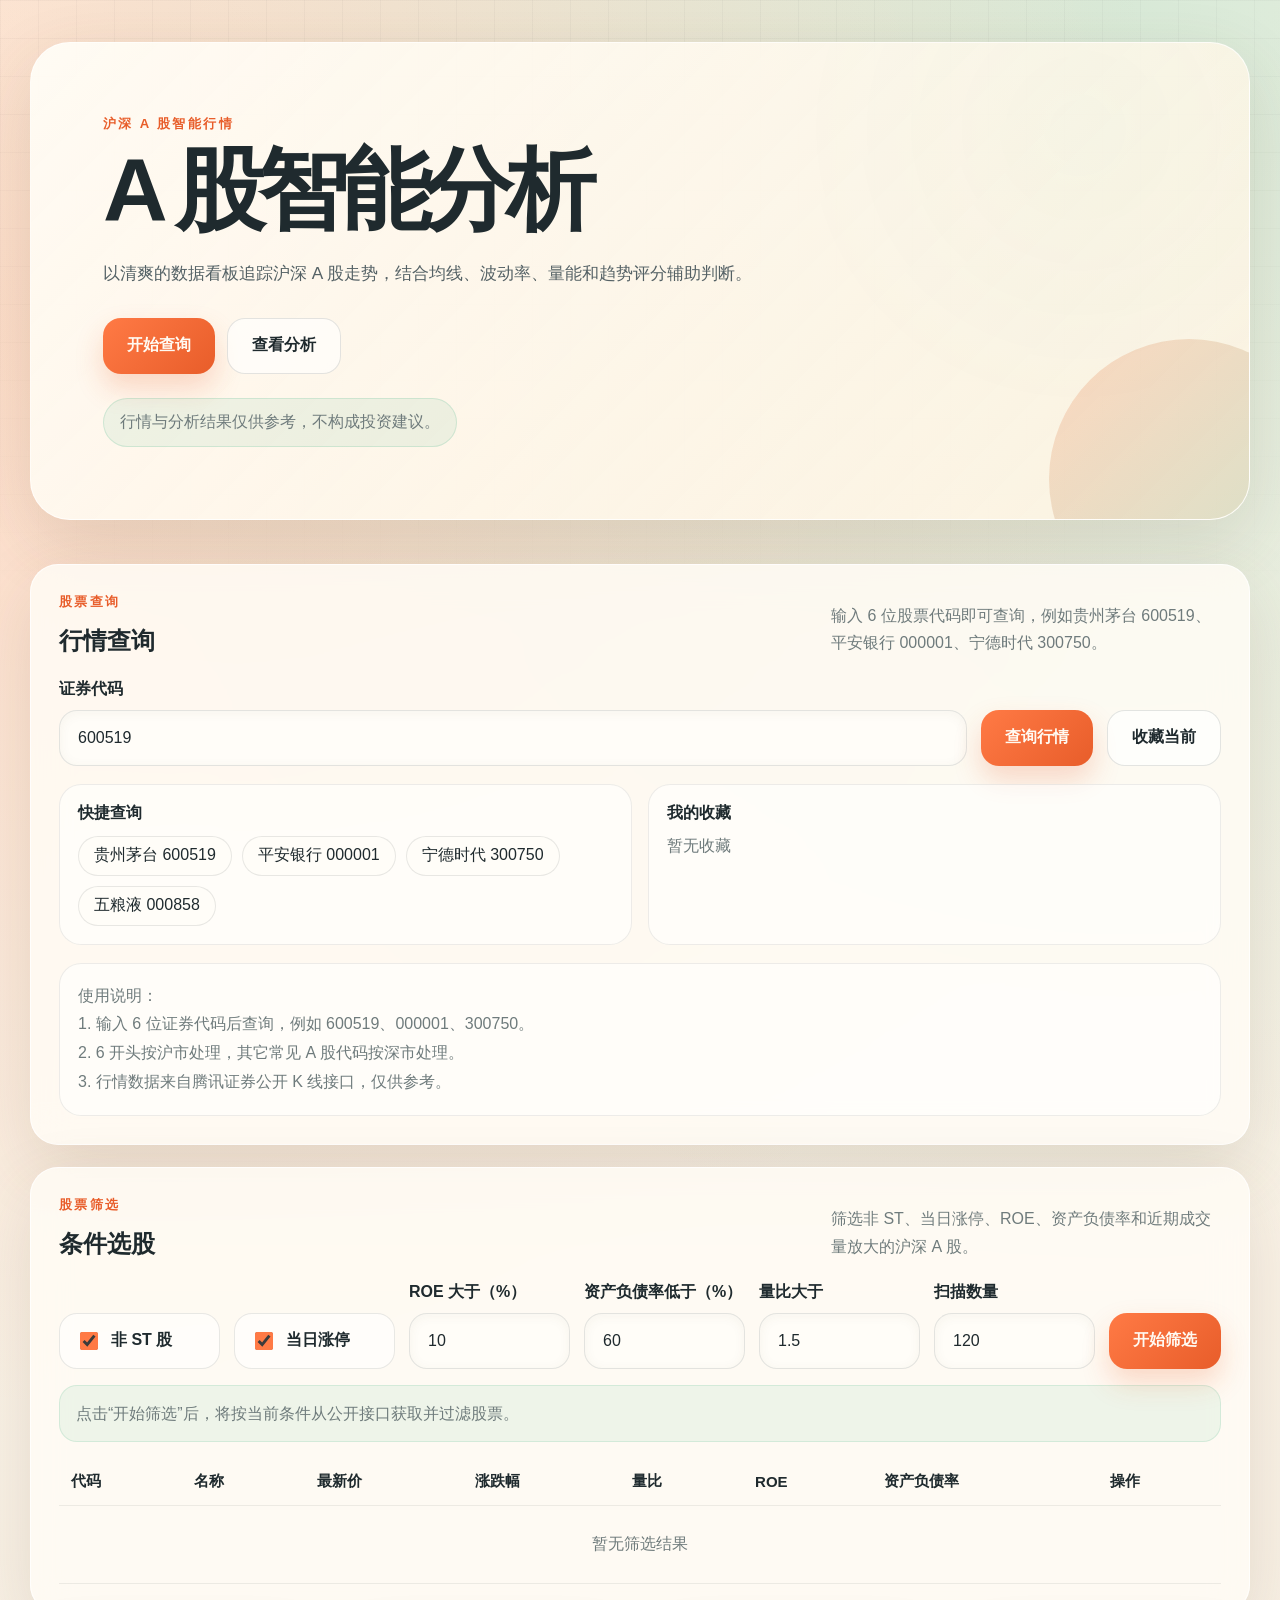
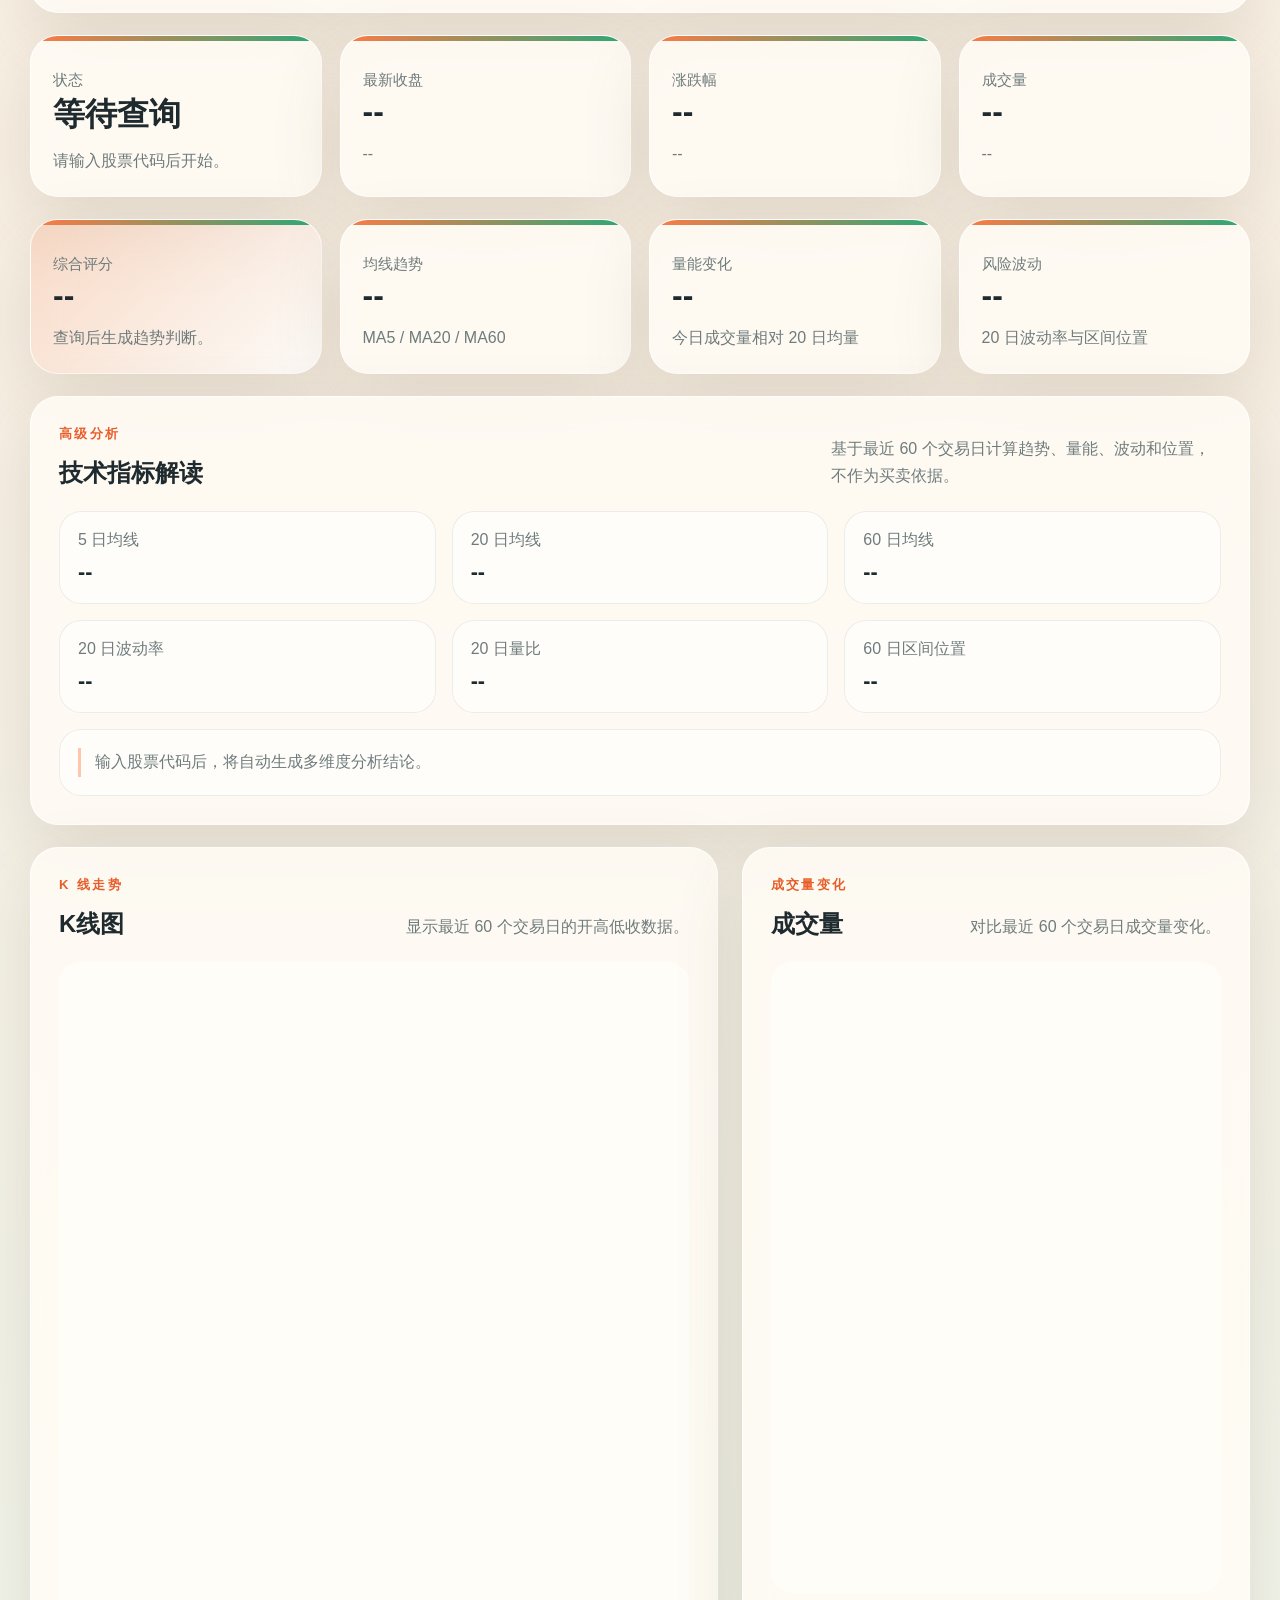
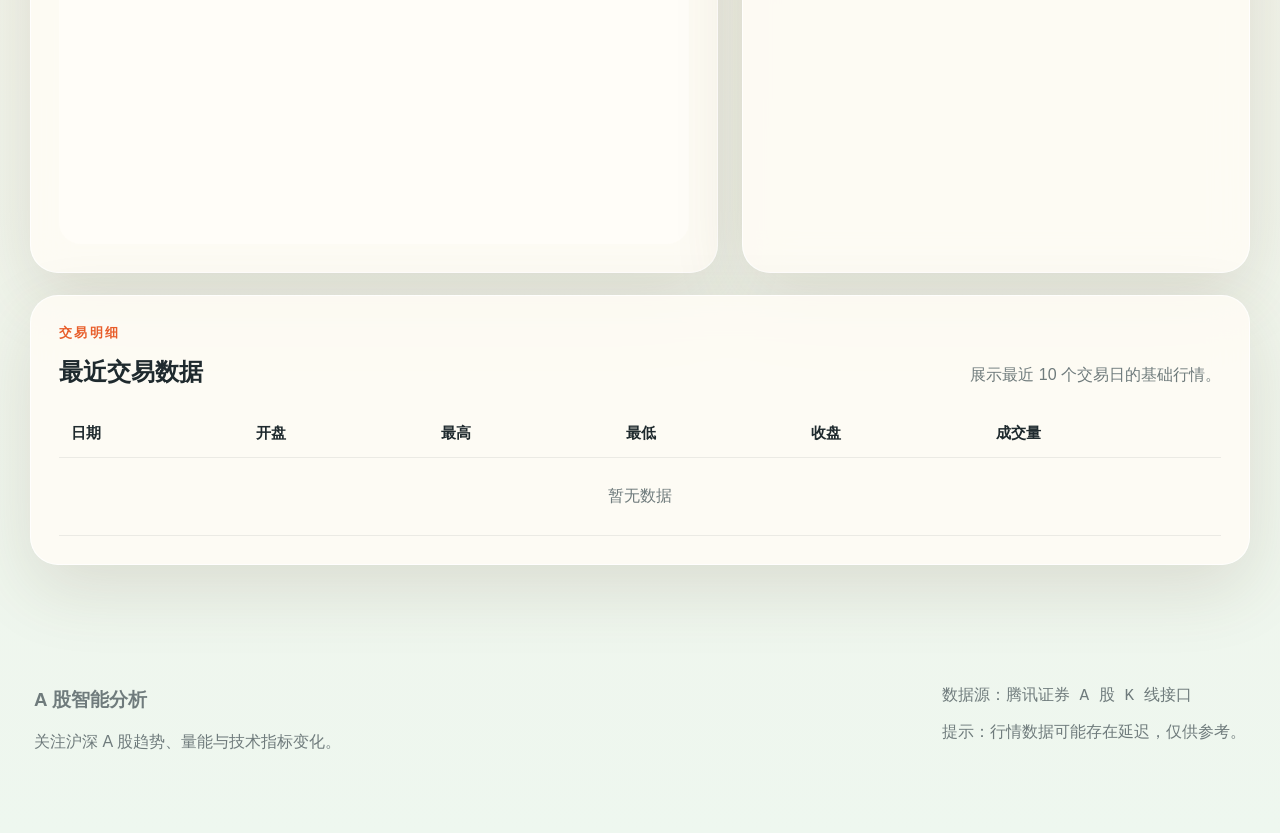
<file: index.html>
<!DOCTYPE html>
<html lang="zh-CN">
<head>
  <meta charset="UTF-8">
  <meta name="viewport" content="width=device-width, initial-scale=1.0">
  <title>A 股智能分析</title>
  <meta name="description" content="A 股智能行情分析页面，支持沪深股票查询、收藏、K 线图、高级技术指标和股票条件筛选。">
  <link rel="stylesheet" href="styles.css?v=2026062101">
</head>
<body>
  <header class="hero">
    <div class="container hero__content">
      <p class="hero__tag">沪深 A 股智能行情</p>
      <h1>A 股智能分析</h1>
      <p class="hero__text">
        以清爽的数据看板追踪沪深 A 股走势，结合均线、波动率、量能和趋势评分辅助判断。
      </p>
      <div class="hero__actions">
        <a class="button button--primary" href="#stock-form">开始查询</a>
        <a class="button button--ghost" href="#analysis-panel">查看分析</a>
      </div>
      <div class="hero__note">
        <p>行情与分析结果仅供参考，不构成投资建议。</p>
      </div>
    </div>
  </header>

  <main class="section">
    <div class="container dashboard">
      <section class="card control-panel">
        <div class="panel-heading">
          <div>
            <p class="section-heading__eyebrow">股票查询</p>
            <h2>行情查询</h2>
          </div>
          <p class="panel-heading__text">输入 6 位股票代码即可查询，例如贵州茅台 600519、平安银行 000001、宁德时代 300750。</p>
        </div>

        <form id="stock-form" class="query-form query-form--simple">
          <label class="form-field">
            <span>证券代码</span>
            <input type="text" id="symbol" name="symbol" placeholder="例如：600519" value="600519" required>
          </label>
          <button class="button button--primary" type="submit">查询行情</button>
          <button class="button button--secondary" id="favorite-add" type="button">收藏当前</button>
        </form>

        <div class="quick-panel">
          <div>
            <p class="quick-panel__title">快捷查询</p>
            <div class="chip-list" id="quick-list">
              <button class="chip-button" type="button" data-symbol="600519">贵州茅台 600519</button>
              <button class="chip-button" type="button" data-symbol="000001">平安银行 000001</button>
              <button class="chip-button" type="button" data-symbol="300750">宁德时代 300750</button>
              <button class="chip-button" type="button" data-symbol="000858">五粮液 000858</button>
            </div>
          </div>
          <div>
            <p class="quick-panel__title">我的收藏</p>
            <div class="chip-list favorite-list" id="favorite-list">
              <span class="empty-favorite">暂无收藏</span>
            </div>
          </div>
        </div>

        <div class="tips-box">
          <p>使用说明：</p>
          <p>1. 输入 6 位证券代码后查询，例如 600519、000001、300750。</p>
          <p>2. 6 开头按沪市处理，其它常见 A 股代码按深市处理。</p>
          <p>3. 行情数据来自腾讯证券公开 K 线接口，仅供参考。</p>
        </div>
      </section>

      <section class="card screener-card" id="stock-screener">
        <div class="panel-heading">
          <div>
            <p class="section-heading__eyebrow">股票筛选</p>
            <h2>条件选股</h2>
          </div>
          <p class="panel-heading__text">筛选非 ST、当日涨停、ROE、资产负债率和近期成交量放大的沪深 A 股。</p>
        </div>

        <form id="screener-form" class="screener-form">
          <label class="check-field">
            <input type="checkbox" id="filter-non-st" checked>
            <span>非 ST 股</span>
          </label>
          <label class="check-field">
            <input type="checkbox" id="filter-limit-up" checked>
            <span>当日涨停</span>
          </label>
          <label class="form-field">
            <span>ROE 大于（%）</span>
            <input type="number" id="filter-roe" value="10" step="0.1">
          </label>
          <label class="form-field">
            <span>资产负债率低于（%）</span>
            <input type="number" id="filter-debt" value="60" step="0.1">
          </label>
          <label class="form-field">
            <span>量比大于</span>
            <input type="number" id="filter-volume-ratio" value="1.5" step="0.1">
          </label>
          <label class="form-field">
            <span>扫描数量</span>
            <input type="number" id="filter-limit" value="120" min="20" max="300" step="20">
          </label>
          <button class="button button--primary" type="submit">开始筛选</button>
        </form>

        <div class="screener-status" id="screener-status">点击“开始筛选”后，将按当前条件从公开接口获取并过滤股票。</div>
        <div class="table-wrapper screener-table-wrapper">
          <table>
            <thead>
              <tr>
                <th>代码</th>
                <th>名称</th>
                <th>最新价</th>
                <th>涨跌幅</th>
                <th>量比</th>
                <th>ROE</th>
                <th>资产负债率</th>
                <th>操作</th>
              </tr>
            </thead>
            <tbody id="screener-table-body">
              <tr>
                <td colspan="8" class="empty-cell">暂无筛选结果</td>
              </tr>
            </tbody>
          </table>
        </div>
      </section>

      <section class="summary-grid" id="summary-grid">
        <article class="card summary-card">
          <p class="summary-card__label">状态</p>
          <h3 id="summary-status">等待查询</h3>
          <p id="summary-message">请输入股票代码后开始。</p>
        </article>
        <article class="card summary-card">
          <p class="summary-card__label">最新收盘</p>
          <h3 id="summary-close">--</h3>
          <p id="summary-date">--</p>
        </article>
        <article class="card summary-card">
          <p class="summary-card__label">涨跌幅</p>
          <h3 id="summary-change">--</h3>
          <p id="summary-range">--</p>
        </article>
        <article class="card summary-card">
          <p class="summary-card__label">成交量</p>
          <h3 id="summary-volume">--</h3>
          <p id="summary-open">--</p>
        </article>
      </section>

      <section class="analysis-panel" id="analysis-panel">
        <article class="card analysis-card analysis-card--score">
          <p class="summary-card__label">综合评分</p>
          <h3 id="analysis-score">--</h3>
          <p id="analysis-signal">查询后生成趋势判断。</p>
        </article>
        <article class="card analysis-card">
          <p class="summary-card__label">均线趋势</p>
          <h3 id="analysis-ma">--</h3>
          <p id="analysis-ma-detail">MA5 / MA20 / MA60</p>
        </article>
        <article class="card analysis-card">
          <p class="summary-card__label">量能变化</p>
          <h3 id="analysis-volume">--</h3>
          <p id="analysis-volume-detail">今日成交量相对 20 日均量</p>
        </article>
        <article class="card analysis-card">
          <p class="summary-card__label">风险波动</p>
          <h3 id="analysis-risk">--</h3>
          <p id="analysis-risk-detail">20 日波动率与区间位置</p>
        </article>
      </section>

      <section class="card insight-card">
        <div class="panel-heading">
          <div>
            <p class="section-heading__eyebrow">高级分析</p>
            <h2>技术指标解读</h2>
          </div>
          <p class="panel-heading__text">基于最近 60 个交易日计算趋势、量能、波动和位置，不作为买卖依据。</p>
        </div>
        <div class="insight-grid">
          <div class="insight-item">
            <span>5 日均线</span>
            <strong id="metric-ma5">--</strong>
          </div>
          <div class="insight-item">
            <span>20 日均线</span>
            <strong id="metric-ma20">--</strong>
          </div>
          <div class="insight-item">
            <span>60 日均线</span>
            <strong id="metric-ma60">--</strong>
          </div>
          <div class="insight-item">
            <span>20 日波动率</span>
            <strong id="metric-volatility">--</strong>
          </div>
          <div class="insight-item">
            <span>20 日量比</span>
            <strong id="metric-volume-ratio">--</strong>
          </div>
          <div class="insight-item">
            <span>60 日区间位置</span>
            <strong id="metric-position">--</strong>
          </div>
        </div>
        <div class="analysis-list" id="analysis-list">
          <p>输入股票代码后，将自动生成多维度分析结论。</p>
        </div>
      </section>

      <section class="chart-layout">
        <article class="card chart-card">
          <div class="panel-heading">
            <div>
              <p class="section-heading__eyebrow">K 线走势</p>
              <h2>K线图</h2>
            </div>
            <p class="panel-heading__text">显示最近 60 个交易日的开高低收数据。</p>
          </div>
          <canvas id="candlestick-chart" height="420"></canvas>
        </article>

        <article class="card chart-card">
          <div class="panel-heading">
            <div>
              <p class="section-heading__eyebrow">成交量变化</p>
              <h2>成交量</h2>
            </div>
            <p class="panel-heading__text">对比最近 60 个交易日成交量变化。</p>
          </div>
          <canvas id="volume-chart" height="420"></canvas>
        </article>
      </section>

      <section class="card data-card">
        <div class="panel-heading">
          <div>
            <p class="section-heading__eyebrow">交易明细</p>
            <h2>最近交易数据</h2>
          </div>
          <p class="panel-heading__text">展示最近 10 个交易日的基础行情。</p>
        </div>
        <div class="table-wrapper">
          <table>
            <thead>
              <tr>
                <th>日期</th>
                <th>开盘</th>
                <th>最高</th>
                <th>最低</th>
                <th>收盘</th>
                <th>成交量</th>
              </tr>
            </thead>
            <tbody id="data-table-body">
              <tr>
                <td colspan="6" class="empty-cell">暂无数据</td>
              </tr>
            </tbody>
          </table>
        </div>
      </section>
    </div>
  </main>

  <footer class="footer">
    <div class="container footer__content">
      <div>
        <h3>A 股智能分析</h3>
        <p>关注沪深 A 股趋势、量能与技术指标变化。</p>
      </div>
      <div>
        <p>数据源：<code>腾讯证券 A 股 K 线接口</code></p>
        <p>提示：行情数据可能存在延迟，仅供参考。</p>
      </div>
    </div>
  </footer>

  <script src="script.js?v=2026062101"></script>
</body>
</html>
</file>
<file: styles.css>
:root {
  --bg: #f6f1e8;
  --bg-soft: #fffaf1;
  --surface: rgba(255, 252, 245, 0.86);
  --surface-strong: #fff8ea;
  --text: #1f2a2e;
  --muted: #6f7b7c;
  --primary: #ff7a45;
  --primary-strong: #e85d2a;
  --accent: #2aa876;
  --up: #d94841;
  --down: #15966b;
  --border: rgba(31, 42, 46, 0.1);
  --shadow: 0 24px 70px rgba(95, 74, 44, 0.14);
  --radius: 28px;
  --container: 1220px;
}

* {
  box-sizing: border-box;
}

html {
  scroll-behavior: smooth;
}

body {
  margin: 0;
  overflow-x: hidden;
  font-family: "Microsoft YaHei", "PingFang SC", sans-serif;
  color: var(--text);
  background:
    radial-gradient(circle at 8% 8%, rgba(255, 122, 69, 0.22), transparent 28%),
    radial-gradient(circle at 88% 0%, rgba(42, 168, 118, 0.18), transparent 30%),
    linear-gradient(180deg, #fff8ed 0%, #f7efe3 48%, #eef7ef 100%);
}

body::before {
  position: fixed;
  inset: 0;
  z-index: -1;
  background-image:
    linear-gradient(rgba(31, 42, 46, 0.035) 1px, transparent 1px),
    linear-gradient(90deg, rgba(31, 42, 46, 0.035) 1px, transparent 1px);
  background-size: 38px 38px;
  content: "";
  mask-image: linear-gradient(180deg, rgba(0, 0, 0, 0.9), transparent 72%);
}

.container {
  width: min(calc(100% - 40px), var(--container));
  margin: 0 auto;
}

a {
  color: inherit;
  text-decoration: none;
}

code {
  font-family: "Cascadia Code", Consolas, monospace;
}

.hero {
  padding: 42px 0 26px;
}

.hero__content {
  position: relative;
  overflow: hidden;
  min-width: 0;
  padding: clamp(34px, 6vw, 72px);
  border: 1px solid rgba(255, 255, 255, 0.72);
  border-radius: 40px;
  background:
    linear-gradient(135deg, rgba(255, 252, 245, 0.95), rgba(255, 244, 226, 0.82)),
    radial-gradient(circle at 86% 18%, rgba(42, 168, 118, 0.18), transparent 26%);
  box-shadow: var(--shadow);
}

.hero__content::after {
  position: absolute;
  right: -80px;
  bottom: -100px;
  width: 280px;
  height: 280px;
  border-radius: 50%;
  background: linear-gradient(135deg, rgba(255, 122, 69, 0.24), rgba(42, 168, 118, 0.2));
  content: "";
}

.hero__tag,
.section-heading__eyebrow {
  margin: 0 0 14px;
  color: var(--primary-strong);
  letter-spacing: 0.18em;
  text-transform: uppercase;
  font-size: 0.82rem;
  font-weight: 800;
}

.hero h1 {
  position: relative;
  z-index: 1;
  max-width: 780px;
  margin: 0;
  font-size: clamp(2.8rem, 7vw, 6.4rem);
  line-height: 0.98;
  letter-spacing: -0.08em;
}

.hero__text {
  position: relative;
  z-index: 1;
  max-width: 720px;
  margin: 22px 0 0;
  color: #546165;
  line-height: 1.9;
  font-size: 1.08rem;
}

.hero__actions {
  position: relative;
  z-index: 1;
  display: flex;
  flex-wrap: wrap;
  gap: 12px;
  margin-top: 28px;
}

.hero__note {
  position: relative;
  z-index: 1;
  width: fit-content;
  max-width: 100%;
  margin-top: 24px;
  padding: 13px 16px;
  border: 1px solid rgba(42, 168, 118, 0.16);
  border-radius: 999px;
  background: rgba(42, 168, 118, 0.08);
  color: var(--muted);
}

.hero__note p,
.tips-box p,
.analysis-list p {
  margin: 0;
}

.section {
  padding: 18px 0 72px;
}

.dashboard {
  display: grid;
  gap: 22px;
  min-width: 0;
}

.card {
  min-width: 0;
  border: 1px solid rgba(255, 255, 255, 0.76);
  border-radius: var(--radius);
  background: var(--surface);
  box-shadow: var(--shadow);
  backdrop-filter: blur(18px);
}

.control-panel,
.chart-card,
.data-card,
.insight-card,
.screener-card {
  padding: 28px;
}

.panel-heading {
  display: flex;
  justify-content: space-between;
  gap: 20px;
  align-items: end;
  min-width: 0;
  margin-bottom: 22px;
}

.panel-heading h2,
.summary-card h3,
.analysis-card h3 {
  margin: 0;
}

.panel-heading__text {
  max-width: 390px;
  margin: 0;
  color: var(--muted);
  overflow-wrap: anywhere;
  line-height: 1.7;
}

.query-form {
  display: grid;
  gap: 14px;
  grid-template-columns: minmax(220px, 1fr) auto auto;
  align-items: end;
}

.screener-form {
  display: grid;
  gap: 14px;
  grid-template-columns: repeat(6, minmax(0, 1fr)) auto;
  align-items: end;
}

.check-field {
  display: flex;
  align-items: center;
  min-height: 56px;
  gap: 10px;
  padding: 0 16px;
  border: 1px solid rgba(31, 42, 46, 0.1);
  border-radius: 18px;
  background: rgba(255, 255, 255, 0.54);
  font-weight: 800;
}

.check-field input {
  width: 18px;
  height: 18px;
  accent-color: var(--primary);
}

.screener-status {
  margin-top: 16px;
  padding: 14px 16px;
  border: 1px solid rgba(42, 168, 118, 0.14);
  border-radius: 18px;
  background: rgba(42, 168, 118, 0.08);
  color: var(--muted);
  line-height: 1.7;
}

.screener-table-wrapper {
  margin-top: 16px;
}

.table-action {
  min-height: 34px;
  padding: 0 12px;
  border-radius: 999px;
  font-size: 0.9rem;
}

.form-field {
  display: grid;
  gap: 10px;
}

.form-field span,
.quick-panel__title {
  font-weight: 800;
}

.form-field input {
  width: 100%;
  min-height: 56px;
  padding: 0 18px;
  border: 1px solid rgba(31, 42, 46, 0.12);
  border-radius: 18px;
  outline: 0;
  background: #fffdf8;
  color: var(--text);
  font: inherit;
  box-shadow: inset 0 2px 12px rgba(95, 74, 44, 0.05);
}

.form-field input:focus {
  border-color: rgba(255, 122, 69, 0.55);
}

.button {
  display: inline-flex;
  align-items: center;
  justify-content: center;
  min-height: 56px;
  padding: 0 24px;
  border: 0;
  border-radius: 18px;
  background: linear-gradient(135deg, var(--primary), var(--primary-strong));
  color: #fffaf2;
  font: inherit;
  font-weight: 900;
  cursor: pointer;
  box-shadow: 0 14px 28px rgba(232, 93, 42, 0.22);
}

.button:hover,
.chip-button:hover,
.favorite-chip__remove:hover {
  transform: translateY(-1px);
}

.button--secondary,
.button--ghost {
  border: 1px solid rgba(31, 42, 46, 0.12);
  background: rgba(255, 255, 255, 0.62);
  color: var(--text);
  box-shadow: none;
}

.quick-panel,
.insight-grid {
  display: grid;
  gap: 16px;
  grid-template-columns: minmax(0, 1fr) minmax(0, 1fr);
  min-width: 0;
  margin-top: 18px;
}

.quick-panel > div,
.tips-box,
.insight-item,
.analysis-list {
  min-width: 0;
  padding: 18px;
  border: 1px solid rgba(31, 42, 46, 0.08);
  border-radius: 22px;
  background: rgba(255, 255, 255, 0.54);
}

.quick-panel__title {
  margin: 0 0 12px;
}

.chip-list {
  display: flex;
  flex-wrap: wrap;
  gap: 10px;
  min-width: 0;
}

.chip-button,
.favorite-chip__remove {
  border: 1px solid rgba(31, 42, 46, 0.1);
  background: #fffdf8;
  color: var(--text);
  font: inherit;
  cursor: pointer;
  transition: transform 0.18s ease, border-color 0.18s ease;
}

.chip-button {
  min-height: 40px;
  max-width: 100%;
  padding: 0 15px;
  border-radius: 999px;
  overflow-wrap: anywhere;
  white-space: normal;
}

.favorite-chip {
  display: inline-flex;
  align-items: center;
  gap: 6px;
  max-width: 100%;
  min-width: 0;
}

.favorite-chip__remove {
  width: 30px;
  height: 30px;
  border-radius: 50%;
  line-height: 1;
}

.empty-favorite,
.tips-box,
.summary-card p,
.analysis-card p,
.analysis-list,
.insight-item span,
td,
.footer__content {
  color: var(--muted);
}

.tips-box {
  margin-top: 18px;
  overflow-wrap: anywhere;
  line-height: 1.8;
}

.summary-grid,
.analysis-panel {
  display: grid;
  gap: 18px;
  grid-template-columns: repeat(4, minmax(0, 1fr));
  min-width: 0;
}

.summary-card,
.analysis-card {
  position: relative;
  overflow: hidden;
  min-width: 0;
  padding: 22px;
}

.summary-card::before,
.analysis-card::before {
  position: absolute;
  inset: 0 0 auto;
  height: 5px;
  background: linear-gradient(90deg, var(--primary), var(--accent));
  content: "";
}

.summary-card__label {
  margin: 0 0 12px;
  color: var(--muted);
  font-size: 0.92rem;
}

.summary-card h3,
.analysis-card h3 {
  font-size: clamp(1.45rem, 2.5vw, 2rem);
  overflow-wrap: anywhere;
}

.summary-card p,
.analysis-card p {
  margin: 10px 0 0;
  overflow-wrap: anywhere;
  line-height: 1.7;
}

.analysis-card--score {
  background: linear-gradient(135deg, rgba(255, 122, 69, 0.18), rgba(255, 255, 255, 0.72));
}

.insight-grid {
  grid-template-columns: repeat(3, minmax(0, 1fr));
  margin-top: 0;
}

.insight-item {
  display: grid;
  gap: 8px;
}

.insight-item strong {
  color: var(--text);
  font-size: 1.35rem;
  overflow-wrap: anywhere;
}

.analysis-list {
  display: grid;
  gap: 10px;
  margin-top: 16px;
  line-height: 1.8;
}

.analysis-list p {
  padding-left: 14px;
  border-left: 3px solid rgba(255, 122, 69, 0.42);
}

.chart-layout {
  display: grid;
  gap: 24px;
  grid-template-columns: minmax(0, 1.15fr) minmax(0, 0.85fr);
  min-width: 0;
}

.chart-card canvas {
  width: 100%;
  max-width: 100%;
  display: block;
  border-radius: 22px;
  background: #fffdf8;
}

.table-wrapper {
  max-width: 100%;
  min-width: 0;
  overflow-x: auto;
}

table {
  width: 100%;
  border-collapse: collapse;
}

th,
td {
  padding: 14px 12px;
  border-bottom: 1px solid rgba(31, 42, 46, 0.08);
  text-align: left;
  white-space: nowrap;
}

th {
  color: var(--text);
  font-size: 0.94rem;
}

.empty-cell {
  text-align: center;
  padding: 28px 12px;
}

.price-up {
  color: var(--up);
}

.price-down {
  color: var(--down);
}

.price-neutral {
  color: var(--muted);
}

.footer {
  padding: 8px 0 40px;
}

.footer__content {
  display: flex;
  justify-content: space-between;
  gap: 20px;
  padding: 24px 4px;
}

@media (max-width: 1024px) {
  .summary-grid,
  .analysis-panel,
  .chart-layout,
  .insight-grid {
    grid-template-columns: 1fr 1fr;
  }

  .query-form,
  .quick-panel,
  .screener-form {
    grid-template-columns: 1fr 1fr;
  }
}

@media (max-width: 720px) {
  .container {
    width: min(calc(100% - 28px), var(--container));
  }

  .hero {
    padding: 24px 0 18px;
  }

  .hero__content,
  .control-panel,
  .chart-card,
  .data-card,
  .insight-card,
  .screener-card,
  .summary-card,
  .analysis-card {
    padding: 22px;
  }

  .summary-grid,
  .analysis-panel,
  .chart-layout,
  .insight-grid {
    grid-template-columns: 1fr;
  }

  .panel-heading,
  .footer__content {
    flex-direction: column;
    align-items: start;
  }

  .query-form,
  .quick-panel,
  .screener-form {
    grid-template-columns: 1fr;
  }

  .button {
    width: 100%;
  }
}
</file>
